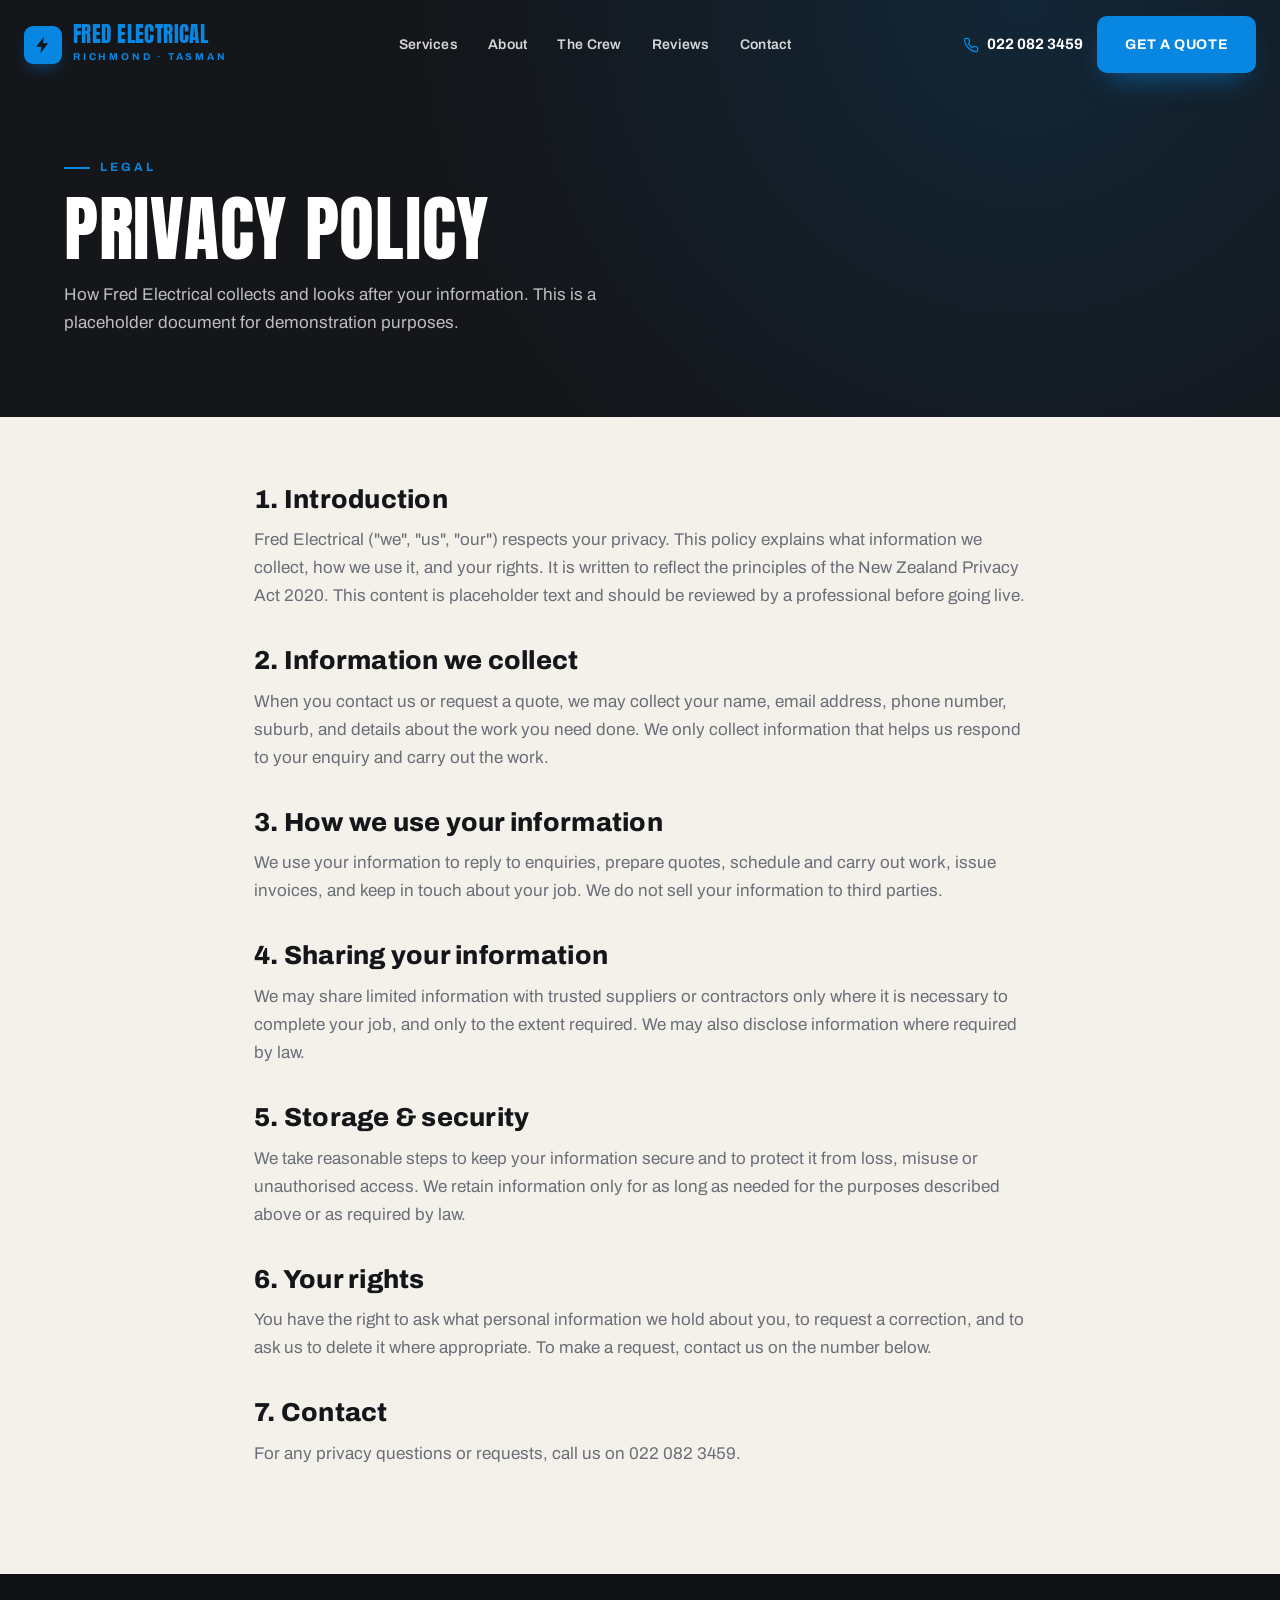
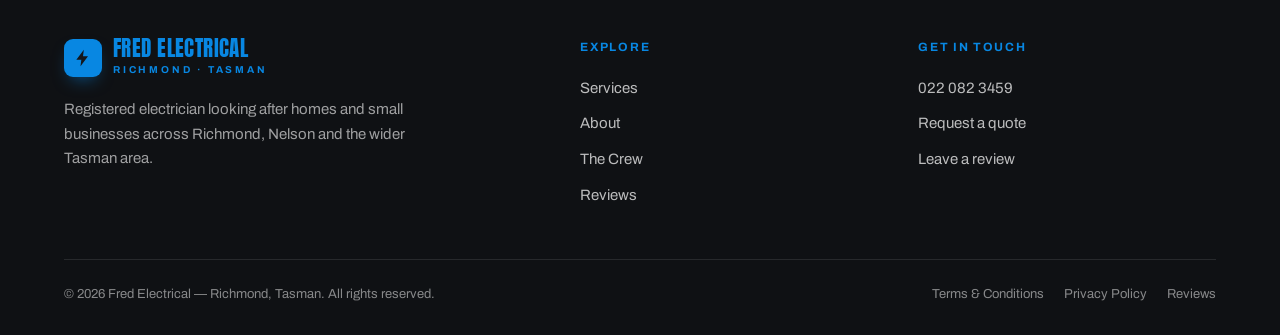
<file: privacy.html>
<!DOCTYPE html>
<html lang="en-NZ">
<head>
<meta charset="UTF-8">
<meta name="viewport" content="width=device-width, initial-scale=1.0">
<title>Privacy Policy | Fred Electrical, Richmond</title>
<meta name="description" content="Privacy policy for Fred Electrical, Richmond.">
<link rel="icon" href="favicon.svg" type="image/svg+xml">
<link rel="preconnect" href="https://fonts.googleapis.com">
<link rel="preconnect" href="https://fonts.gstatic.com" crossorigin>
<link href="https://fonts.googleapis.com/css2?family=Anton&family=Archivo:wght@400;500;600;700;800&display=swap" rel="stylesheet">
<link rel="stylesheet" href="styles.css">
</head>
<body>

<nav class="nav scrolled">
  <a class="brand" href="index.html">
    <span class="bolt"><svg viewBox="0 0 24 24" fill="none"><path d="M13 2 4 14h6l-1 8 9-12h-6l1-8z" fill="#14161A"/></svg></span>
    <span><b>Fred Electrical</b><span>Richmond &middot; Tasman</span></span>
  </a>
  <div class="nav-links">
    <a href="index.html#services">Services</a>
    <a href="index.html#about">About</a>
    <a href="index.html#crew">The Crew</a>
    <a href="index.html#reviews">Reviews</a>
    <a href="index.html#contact">Contact</a>
  </div>
  <div class="nav-cta">
    <a class="nav-phone" href="tel:+64220823459"><svg viewBox="0 0 24 24" fill="none" stroke="currentColor" stroke-width="2"><path d="M22 16.9v3a2 2 0 0 1-2.2 2 19.8 19.8 0 0 1-8.6-3 19.5 19.5 0 0 1-6-6 19.8 19.8 0 0 1-3-8.6A2 2 0 0 1 4.1 2h3a2 2 0 0 1 2 1.7c.1 1 .3 1.9.6 2.8a2 2 0 0 1-.5 2.1L8.1 9.9a16 16 0 0 0 6 6l1.3-1.3a2 2 0 0 1 2.1-.4c.9.3 1.8.5 2.8.6a2 2 0 0 1 1.7 2z"/></svg><span>022 082 3459</span></a>
    <a class="btn btn-primary" href="index.html#contact">Get a Quote</a>
  </div>
  <button class="nav-toggle" aria-label="Menu"><span></span><span></span><span></span></button>
</nav>

<header class="page-hero">
  <div class="wrap">
    <span class="eyebrow">Legal</span>
    <h1>Privacy Policy</h1>
    <p>How Fred Electrical collects and looks after your information. This is a placeholder document for demonstration purposes.</p>
  </div>
</header>

<section class="legal">
  <div class="wrap">
    <h2>1. Introduction</h2>
    <p>Fred Electrical ("we", "us", "our") respects your privacy. This policy explains what information we collect, how we use it, and your rights. It is written to reflect the principles of the New Zealand Privacy Act 2020. This content is placeholder text and should be reviewed by a professional before going live.</p>

    <h2>2. Information we collect</h2>
    <p>When you contact us or request a quote, we may collect your name, email address, phone number, suburb, and details about the work you need done. We only collect information that helps us respond to your enquiry and carry out the work.</p>

    <h2>3. How we use your information</h2>
    <p>We use your information to reply to enquiries, prepare quotes, schedule and carry out work, issue invoices, and keep in touch about your job. We do not sell your information to third parties.</p>

    <h2>4. Sharing your information</h2>
    <p>We may share limited information with trusted suppliers or contractors only where it is necessary to complete your job, and only to the extent required. We may also disclose information where required by law.</p>

    <h2>5. Storage &amp; security</h2>
    <p>We take reasonable steps to keep your information secure and to protect it from loss, misuse or unauthorised access. We retain information only for as long as needed for the purposes described above or as required by law.</p>

    <h2>6. Your rights</h2>
    <p>You have the right to ask what personal information we hold about you, to request a correction, and to ask us to delete it where appropriate. To make a request, contact us on the number below.</p>

    <h2>7. Contact</h2>
    <p>For any privacy questions or requests, call us on 022 082 3459.</p>
  </div>
</section>

<footer>
  <div class="wrap">
    <div class="foot-grid">
      <div class="foot-brand">
        <a class="brand" href="index.html">
          <span class="bolt"><svg viewBox="0 0 24 24" fill="none"><path d="M13 2 4 14h6l-1 8 9-12h-6l1-8z" fill="#14161A"/></svg></span>
          <span><b>Fred Electrical</b><span>Richmond &middot; Tasman</span></span>
        </a>
        <p>Registered electrician looking after homes and small businesses across Richmond, Nelson and the wider Tasman area.</p>
      </div>
      <div class="foot-col">
        <h5>Explore</h5>
        <a href="index.html#services">Services</a>
        <a href="index.html#about">About</a>
        <a href="index.html#crew">The Crew</a>
        <a href="index.html#reviews">Reviews</a>
      </div>
      <div class="foot-col">
        <h5>Get in touch</h5>
        <a href="tel:+64220823459">022 082 3459</a>
        <a href="index.html#contact">Request a quote</a>
        <a href="review.html">Leave a review</a>
      </div>
    </div>
    <div class="foot-bottom">
      <p>&copy; <span id="year">2026</span> Fred Electrical — Richmond, Tasman. All rights reserved.</p>
      <div class="fl">
        <a href="terms.html">Terms &amp; Conditions</a>
        <a href="privacy.html">Privacy Policy</a>
        <a href="review.html">Reviews</a>
      </div>
    </div>
  </div>
</footer>
<script src="app.js"></script>
</body>
</html>
</file>
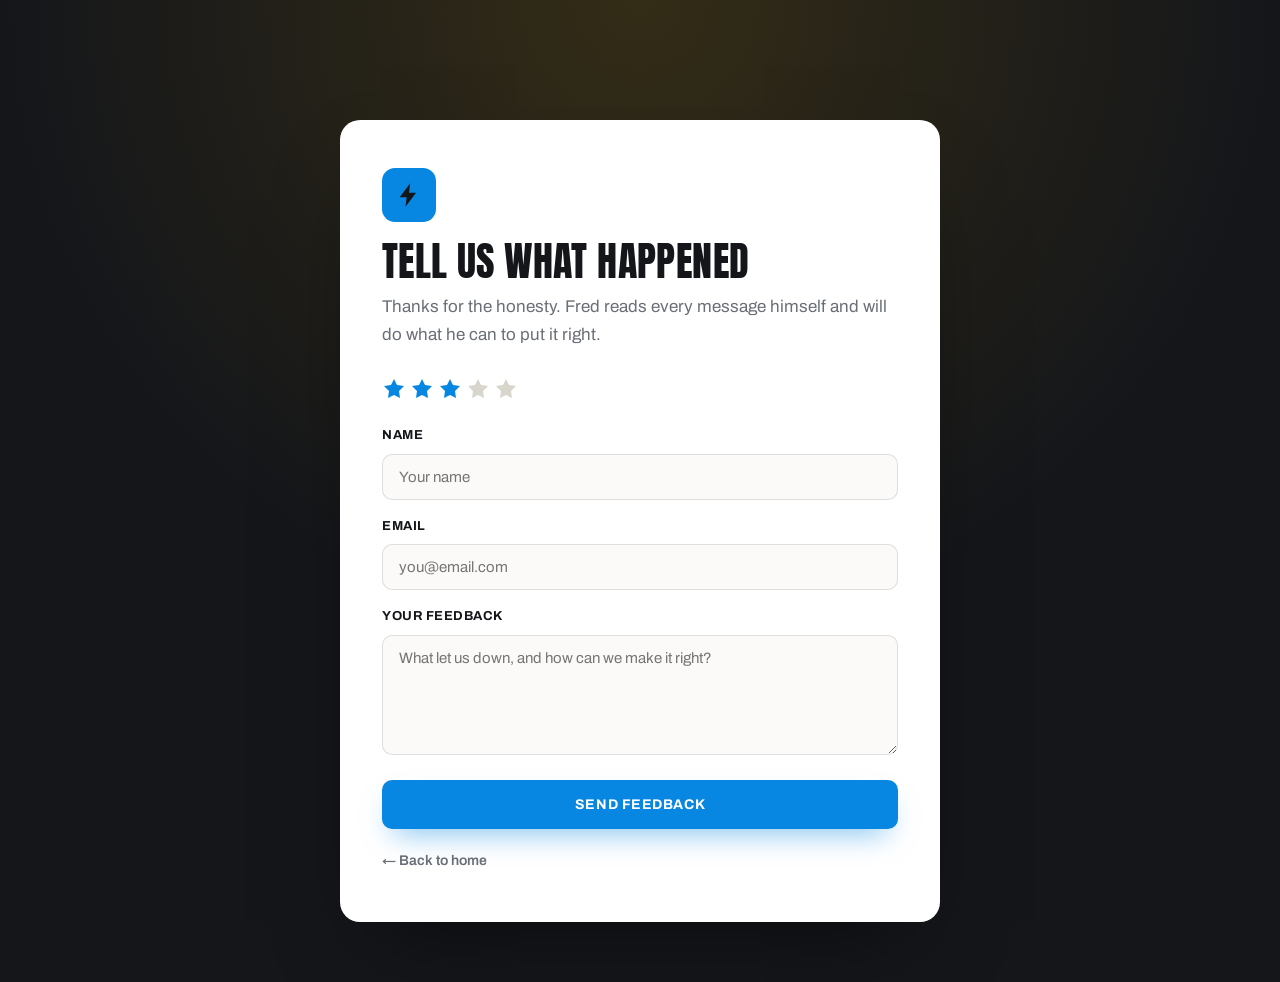
<file: private.html>
<!DOCTYPE html>
<html lang="en-NZ">
<head>
<meta charset="UTF-8">
<meta name="viewport" content="width=device-width, initial-scale=1.0">
<title>Your Feedback | Fred Electrical, Richmond</title>
<meta name="description" content="Share your feedback with Fred Electrical so we can put things right.">
<link rel="icon" href="favicon.svg" type="image/svg+xml">
<link rel="preconnect" href="https://fonts.googleapis.com">
<link rel="preconnect" href="https://fonts.gstatic.com" crossorigin>
<link href="https://fonts.googleapis.com/css2?family=Anton&family=Archivo:wght@400;500;600;700;800&display=swap" rel="stylesheet">
<link rel="stylesheet" href="styles.css">
<style>
  .fb-wrap{min-height:100svh;display:grid;place-items:center;padding:120px 24px 60px;position:relative;background:var(--ink)}
  .fb-wrap::before{content:"";position:absolute;inset:0;background:radial-gradient(circle at 50% 0%,rgba(245,179,1,.14),transparent 55%)}
  .fb-card{position:relative;z-index:1;background:var(--paper);border-radius:20px;max-width:600px;width:100%;padding:48px 42px;box-shadow:0 40px 90px -40px rgba(0,0,0,.6)}
  .fb-card .bolt{width:54px;height:54px;border-radius:13px;background:var(--accent);display:grid;place-items:center;margin-bottom:20px}
  .fb-card .bolt svg{width:28px;height:28px}
  .fb-card h1{font-size:clamp(28px,4.6vw,40px);margin-bottom:12px}
  .fb-card p.lead{color:var(--muted);margin-bottom:28px}
  .rating-show{display:flex;gap:4px;margin-bottom:24px}
  .rating-show svg{width:24px;height:24px;color:#d8d5cd}
  .rating-show svg.on{color:var(--accent)}
  .success{display:none;text-align:center;padding:14px 0}
  .success.show{display:block}
  .success .ok{width:74px;height:74px;border-radius:50%;background:rgba(245,179,1,.15);display:grid;place-items:center;margin:0 auto 22px}
  .success .ok svg{width:38px;height:38px;color:var(--accent)}
  .success h2{font-size:30px;margin-bottom:12px}
  .success p{color:var(--muted);margin-bottom:26px}
  .back-home{display:inline-block;margin-top:8px;color:var(--muted);font-size:14px;font-weight:600}
  .back-home:hover{color:var(--ink)}
</style>
</head>
<body>
<div class="fb-wrap">
  <div class="fb-card">
    <div id="formView">
      <div class="bolt"><svg viewBox="0 0 24 24" fill="none"><path d="M13 2 4 14h6l-1 8 9-12h-6l1-8z" fill="#14161A"/></svg></div>
      <h1>Tell us what happened</h1>
      <p class="lead">Thanks for the honesty. Fred reads every message himself and will do what he can to put it right.</p>
      <div class="rating-show" id="ratingShow" aria-label="Your rating"></div>
      <form id="fbForm" action="https://formsubmit.co/hello@fredelectrical.co.nz" method="POST">
        <input type="hidden" name="_subject" value="Private feedback — Fred Electrical website">
        <input type="hidden" name="_captcha" value="false">
        <input type="hidden" name="_template" value="table">
        <input type="text" name="_honey" style="display:none">
        <input type="hidden" id="ratingField" name="Rating" value="">
        <div class="field">
          <label for="name">Name</label>
          <input id="name" type="text" name="Name" placeholder="Your name" required>
        </div>
        <div class="field">
          <label for="email">Email</label>
          <input id="email" type="email" name="Email" placeholder="you@email.com" required>
        </div>
        <div class="field">
          <label for="feedback">Your feedback</label>
          <textarea id="feedback" name="Feedback" placeholder="What let us down, and how can we make it right?" required></textarea>
        </div>
        <button class="btn btn-primary" type="submit" style="width:100%">Send Feedback</button>
      </form>
      <a class="back-home" href="index.html" style="margin-top:20px">&larr; Back to home</a>
    </div>

    <div class="success" id="successView">
      <div class="ok"><svg viewBox="0 0 24 24" fill="none" stroke="currentColor" stroke-width="2.5"><path d="M5 12l5 5L20 6"/></svg></div>
      <h2>Thanks for letting us know</h2>
      <p>Your feedback has gone straight to Fred. We'll be in touch to make things right.</p>
      <a class="btn btn-dark" href="index.html">Back to Home</a>
    </div>
  </div>
</div>

<script>
  // Pre-fill rating from URL
  var params = new URLSearchParams(window.location.search);
  var rating = parseInt(params.get('rating'), 10);
  if (!rating || rating < 1 || rating > 5) rating = 3;
  document.getElementById('ratingField').value = rating;
  var show = document.getElementById('ratingShow');
  for (var i = 1; i <= 5; i++) {
    var s = document.createElementNS('http://www.w3.org/2000/svg','svg');
    s.setAttribute('viewBox','0 0 24 24'); s.setAttribute('fill','currentColor');
    if (i <= rating) s.setAttribute('class','on');
    s.innerHTML = '<path d="M12 2l3 6 7 1-5 5 1 7-6-3-6 3 1-7-5-5 7-1z"/>';
    show.appendChild(s);
  }

  // AJAX submit -> success state (no reCAPTCHA, no redirect)
  var form = document.getElementById('fbForm');
  form.addEventListener('submit', function (e) {
    e.preventDefault();
    var btn = form.querySelector('button[type=submit]');
    btn.textContent = 'Sending…'; btn.disabled = true;
    fetch(form.action, { method: 'POST', body: new FormData(form), headers: { 'Accept': 'application/json' } })
      .then(function () { done(); })
      .catch(function () { done(); });
  });
  function done() {
    document.getElementById('formView').style.display = 'none';
    document.getElementById('successView').classList.add('show');
  }
</script>
</body>
</html>
</file>
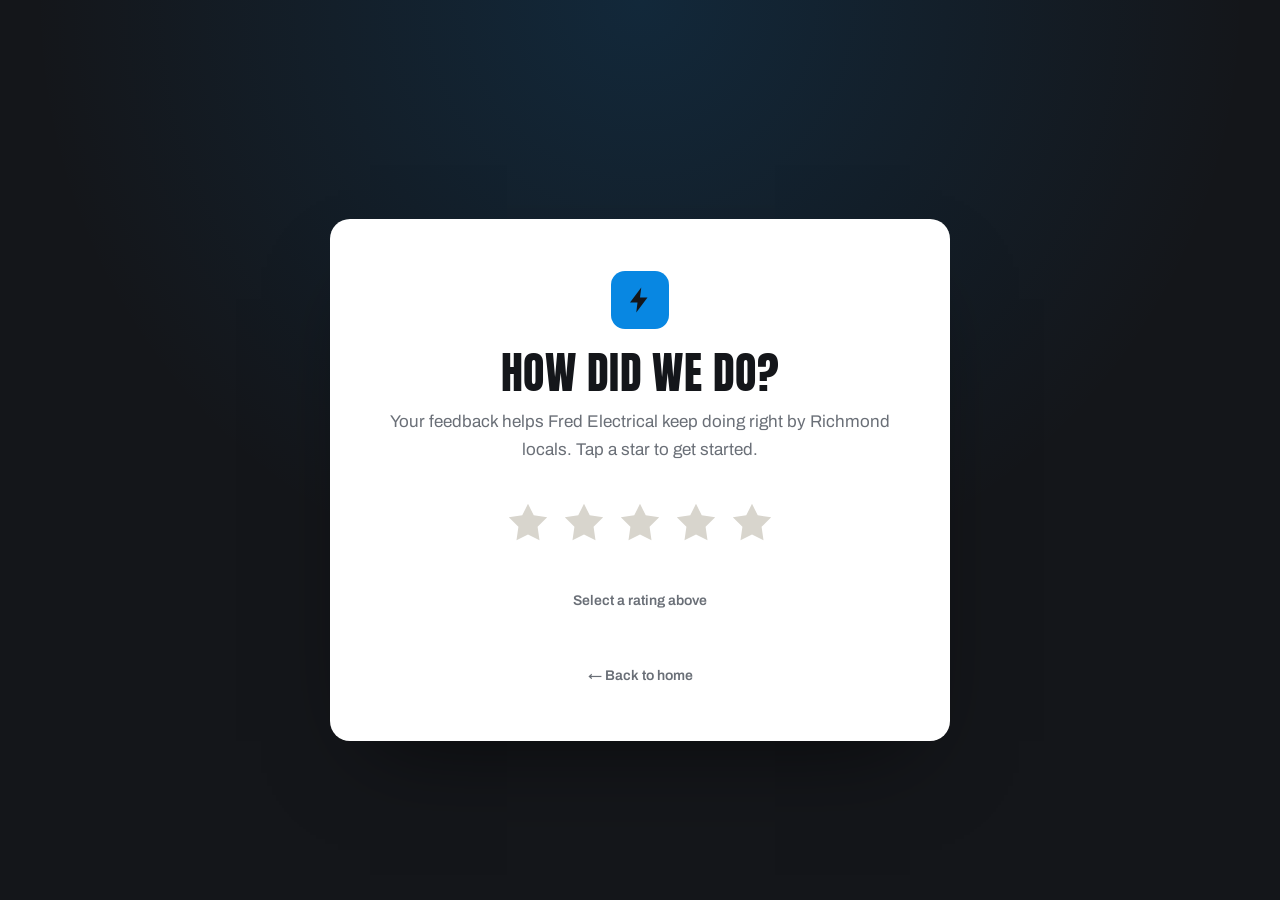
<file: review.html>
<!DOCTYPE html>
<html lang="en-NZ">
<head>
<meta charset="UTF-8">
<meta name="viewport" content="width=device-width, initial-scale=1.0">
<title>Leave a Review | Fred Electrical, Richmond</title>
<meta name="description" content="Leave a review for Fred Electrical — your local registered electrician in Richmond, Tasman.">
<link rel="icon" href="favicon.svg" type="image/svg+xml">
<link rel="preconnect" href="https://fonts.googleapis.com">
<link rel="preconnect" href="https://fonts.gstatic.com" crossorigin>
<link href="https://fonts.googleapis.com/css2?family=Anton&family=Archivo:wght@400;500;600;700;800&display=swap" rel="stylesheet">
<link rel="stylesheet" href="styles.css">
<style>
  .review-wrap{min-height:100svh;display:grid;place-items:center;padding:120px 24px 60px;position:relative;background:var(--ink)}
  .review-wrap::before{content:"";position:absolute;inset:0;background:radial-gradient(circle at 50% 0%,rgba(8,135,226,.16),transparent 55%)}
  .review-card{position:relative;z-index:1;background:var(--paper);border-radius:20px;max-width:620px;width:100%;padding:52px 44px;text-align:center;box-shadow:0 40px 90px -40px rgba(0,0,0,.6)}
  .review-card .bolt{width:58px;height:58px;border-radius:14px;background:var(--accent);display:grid;place-items:center;margin:0 auto 22px}
  .review-card .bolt svg{width:30px;height:30px}
  .review-card h1{font-size:clamp(30px,5vw,44px);margin-bottom:14px}
  .review-card p.lead{color:var(--muted);margin-bottom:36px;font-size:17px}
  .star-rate{display:flex;justify-content:center;gap:10px;margin-bottom:34px;direction:rtl}
  .star-rate input{display:none}
  .star-rate label{cursor:pointer;color:#d8d5cd;transition:transform .15s,color .2s}
  .star-rate label svg{width:46px;height:46px}
  .star-rate label:hover,.star-rate label:hover ~ label,
  .star-rate input:checked ~ label{color:var(--accent)}
  .star-rate label:hover{transform:scale(1.14)}
  .rate-hint{color:var(--muted);font-size:14px;min-height:22px;margin-bottom:26px;font-weight:600}
  .back-home{display:inline-block;margin-top:26px;color:var(--muted);font-size:14px;font-weight:600}
  .back-home:hover{color:var(--ink)}
</style>
</head>
<body>
<div class="review-wrap">
  <div class="review-card">
    <div class="bolt"><svg viewBox="0 0 24 24" fill="none"><path d="M13 2 4 14h6l-1 8 9-12h-6l1-8z" fill="#14161A"/></svg></div>
    <h1>How did we do?</h1>
    <p class="lead">Your feedback helps Fred Electrical keep doing right by Richmond locals. Tap a star to get started.</p>

    <div class="star-rate" id="stars">
      <input type="radio" name="rate" id="s5" value="5"><label for="s5" aria-label="5 stars"><svg viewBox="0 0 24 24" fill="currentColor"><path d="M12 2l3 6 7 1-5 5 1 7-6-3-6 3 1-7-5-5 7-1z"/></svg></label>
      <input type="radio" name="rate" id="s4" value="4"><label for="s4" aria-label="4 stars"><svg viewBox="0 0 24 24" fill="currentColor"><path d="M12 2l3 6 7 1-5 5 1 7-6-3-6 3 1-7-5-5 7-1z"/></svg></label>
      <input type="radio" name="rate" id="s3" value="3"><label for="s3" aria-label="3 stars"><svg viewBox="0 0 24 24" fill="currentColor"><path d="M12 2l3 6 7 1-5 5 1 7-6-3-6 3 1-7-5-5 7-1z"/></svg></label>
      <input type="radio" name="rate" id="s2" value="2"><label for="s2" aria-label="2 stars"><svg viewBox="0 0 24 24" fill="currentColor"><path d="M12 2l3 6 7 1-5 5 1 7-6-3-6 3 1-7-5-5 7-1z"/></svg></label>
      <input type="radio" name="rate" id="s1" value="1"><label for="s1" aria-label="1 star"><svg viewBox="0 0 24 24" fill="currentColor"><path d="M12 2l3 6 7 1-5 5 1 7-6-3-6 3 1-7-5-5 7-1z"/></svg></label>
    </div>
    <div class="rate-hint" id="hint">Select a rating above</div>

    <a class="back-home" href="index.html">&larr; Back to home</a>
  </div>
</div>

<script>
  // 4-5 stars -> Google review; 1-3 stars -> private feedback form
  var GOOGLE_REVIEW_URL = "https://g.page/r/PLACEHOLDER";
  var hint = document.getElementById('hint');
  var hints = {
    5:"Fantastic — thank you! Sending you to Google…",
    4:"Great to hear! Sending you to Google…",
    3:"Thanks — we'd like to hear more.",
    2:"Sorry to hear that — tell us what happened.",
    1:"We want to make this right — tell us more."
  };
  document.querySelectorAll('.star-rate input').forEach(function(inp){
    inp.addEventListener('change', function(){
      var v = parseInt(this.value,10);
      hint.textContent = hints[v] || '';
      setTimeout(function(){
        if (v >= 4){ window.location.href = GOOGLE_REVIEW_URL; }
        else { window.location.href = 'private.html?rating=' + v; }
      }, 650);
    });
  });
</script>
</body>
</html>
</file>
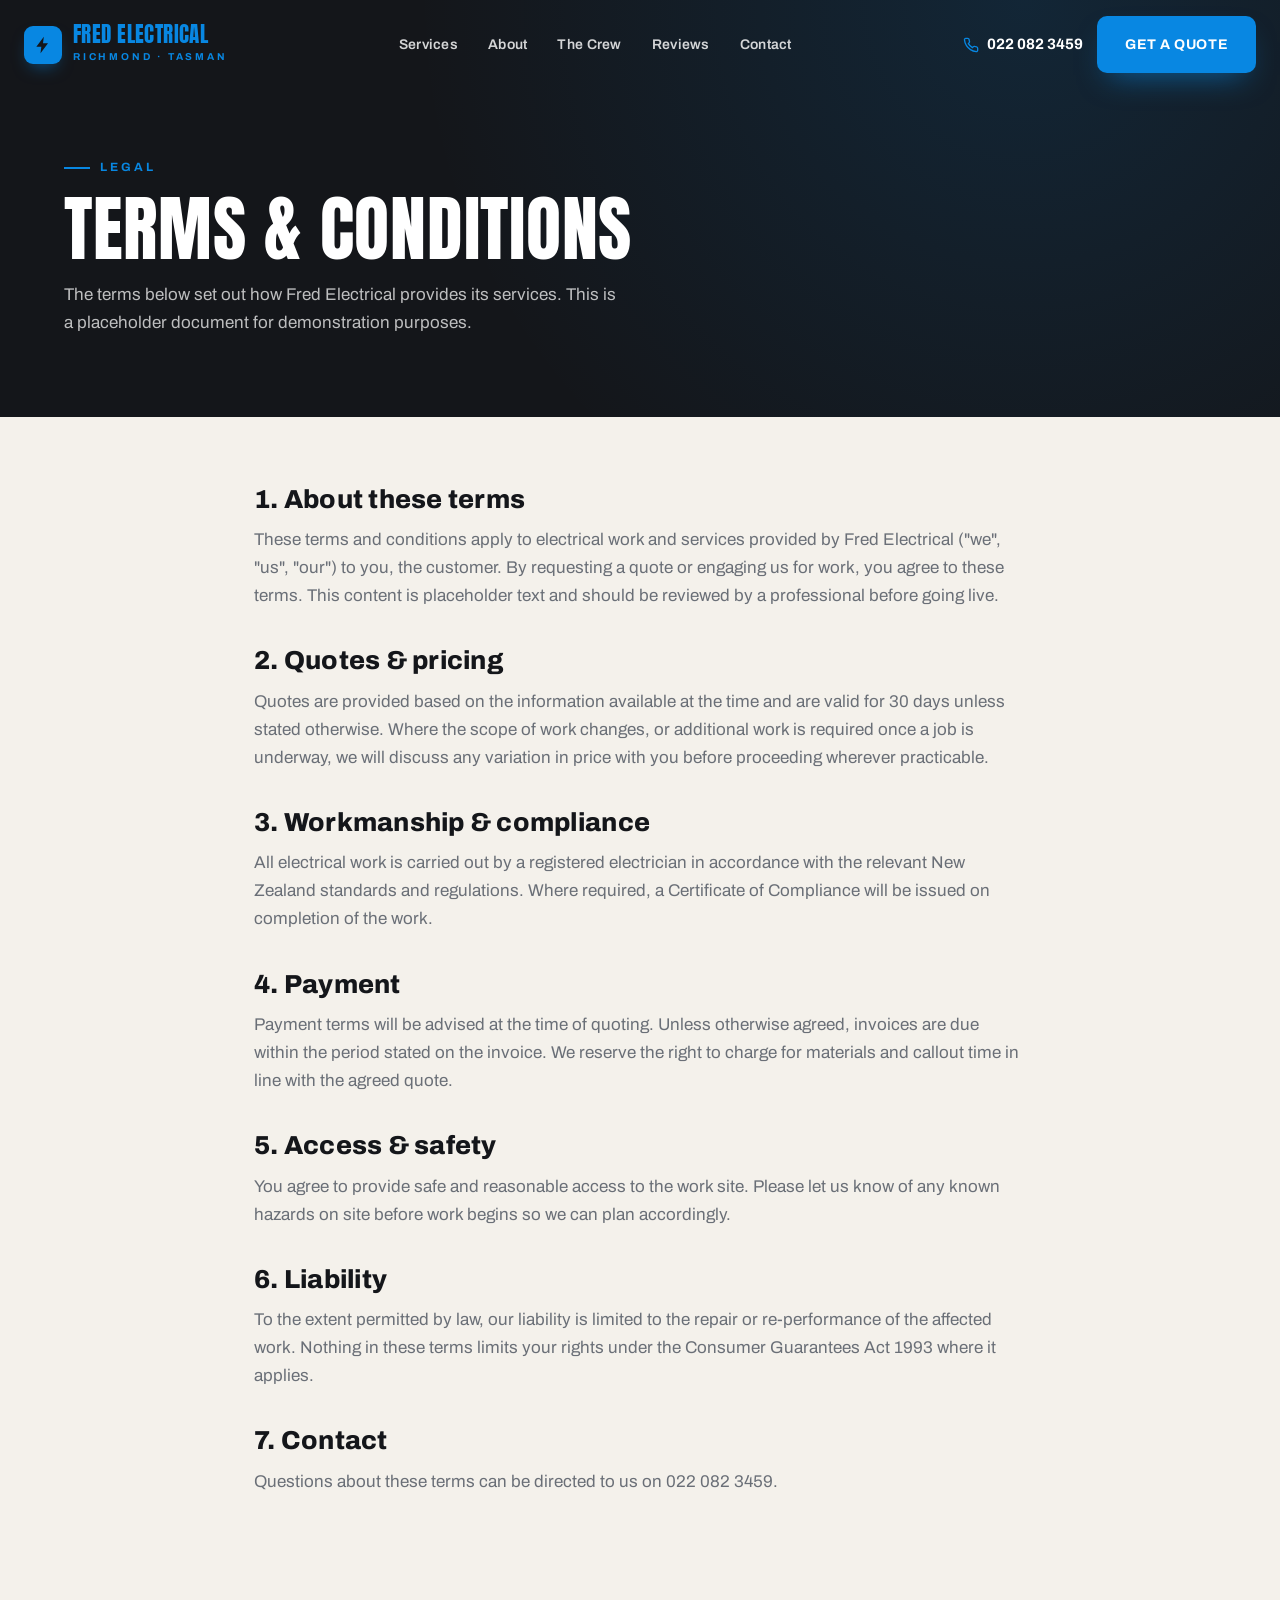
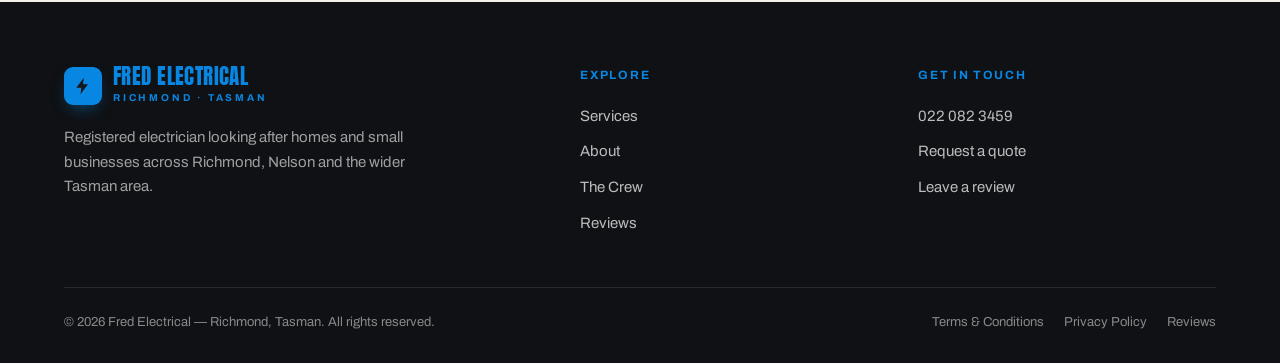
<file: terms.html>
<!DOCTYPE html>
<html lang="en-NZ">
<head>
<meta charset="UTF-8">
<meta name="viewport" content="width=device-width, initial-scale=1.0">
<title>Terms &amp; Conditions | Fred Electrical, Richmond</title>
<meta name="description" content="Terms and conditions for Fred Electrical, Richmond.">
<link rel="icon" href="favicon.svg" type="image/svg+xml">
<link rel="preconnect" href="https://fonts.googleapis.com">
<link rel="preconnect" href="https://fonts.gstatic.com" crossorigin>
<link href="https://fonts.googleapis.com/css2?family=Anton&family=Archivo:wght@400;500;600;700;800&display=swap" rel="stylesheet">
<link rel="stylesheet" href="styles.css">
</head>
<body>

<nav class="nav scrolled">
  <a class="brand" href="index.html">
    <span class="bolt"><svg viewBox="0 0 24 24" fill="none"><path d="M13 2 4 14h6l-1 8 9-12h-6l1-8z" fill="#14161A"/></svg></span>
    <span><b>Fred Electrical</b><span>Richmond &middot; Tasman</span></span>
  </a>
  <div class="nav-links">
    <a href="index.html#services">Services</a>
    <a href="index.html#about">About</a>
    <a href="index.html#crew">The Crew</a>
    <a href="index.html#reviews">Reviews</a>
    <a href="index.html#contact">Contact</a>
  </div>
  <div class="nav-cta">
    <a class="nav-phone" href="tel:+64220823459"><svg viewBox="0 0 24 24" fill="none" stroke="currentColor" stroke-width="2"><path d="M22 16.9v3a2 2 0 0 1-2.2 2 19.8 19.8 0 0 1-8.6-3 19.5 19.5 0 0 1-6-6 19.8 19.8 0 0 1-3-8.6A2 2 0 0 1 4.1 2h3a2 2 0 0 1 2 1.7c.1 1 .3 1.9.6 2.8a2 2 0 0 1-.5 2.1L8.1 9.9a16 16 0 0 0 6 6l1.3-1.3a2 2 0 0 1 2.1-.4c.9.3 1.8.5 2.8.6a2 2 0 0 1 1.7 2z"/></svg><span>022 082 3459</span></a>
    <a class="btn btn-primary" href="index.html#contact">Get a Quote</a>
  </div>
  <button class="nav-toggle" aria-label="Menu"><span></span><span></span><span></span></button>
</nav>

<header class="page-hero">
  <div class="wrap">
    <span class="eyebrow">Legal</span>
    <h1>Terms &amp; Conditions</h1>
    <p>The terms below set out how Fred Electrical provides its services. This is a placeholder document for demonstration purposes.</p>
  </div>
</header>

<section class="legal">
  <div class="wrap">
    <h2>1. About these terms</h2>
    <p>These terms and conditions apply to electrical work and services provided by Fred Electrical ("we", "us", "our") to you, the customer. By requesting a quote or engaging us for work, you agree to these terms. This content is placeholder text and should be reviewed by a professional before going live.</p>

    <h2>2. Quotes &amp; pricing</h2>
    <p>Quotes are provided based on the information available at the time and are valid for 30 days unless stated otherwise. Where the scope of work changes, or additional work is required once a job is underway, we will discuss any variation in price with you before proceeding wherever practicable.</p>

    <h2>3. Workmanship &amp; compliance</h2>
    <p>All electrical work is carried out by a registered electrician in accordance with the relevant New Zealand standards and regulations. Where required, a Certificate of Compliance will be issued on completion of the work.</p>

    <h2>4. Payment</h2>
    <p>Payment terms will be advised at the time of quoting. Unless otherwise agreed, invoices are due within the period stated on the invoice. We reserve the right to charge for materials and callout time in line with the agreed quote.</p>

    <h2>5. Access &amp; safety</h2>
    <p>You agree to provide safe and reasonable access to the work site. Please let us know of any known hazards on site before work begins so we can plan accordingly.</p>

    <h2>6. Liability</h2>
    <p>To the extent permitted by law, our liability is limited to the repair or re-performance of the affected work. Nothing in these terms limits your rights under the Consumer Guarantees Act 1993 where it applies.</p>

    <h2>7. Contact</h2>
    <p>Questions about these terms can be directed to us on 022 082 3459.</p>
  </div>
</section>

<footer>
  <div class="wrap">
    <div class="foot-grid">
      <div class="foot-brand">
        <a class="brand" href="index.html">
          <span class="bolt"><svg viewBox="0 0 24 24" fill="none"><path d="M13 2 4 14h6l-1 8 9-12h-6l1-8z" fill="#14161A"/></svg></span>
          <span><b>Fred Electrical</b><span>Richmond &middot; Tasman</span></span>
        </a>
        <p>Registered electrician looking after homes and small businesses across Richmond, Nelson and the wider Tasman area.</p>
      </div>
      <div class="foot-col">
        <h5>Explore</h5>
        <a href="index.html#services">Services</a>
        <a href="index.html#about">About</a>
        <a href="index.html#crew">The Crew</a>
        <a href="index.html#reviews">Reviews</a>
      </div>
      <div class="foot-col">
        <h5>Get in touch</h5>
        <a href="tel:+64220823459">022 082 3459</a>
        <a href="index.html#contact">Request a quote</a>
        <a href="review.html">Leave a review</a>
      </div>
    </div>
    <div class="foot-bottom">
      <p>&copy; <span id="year">2026</span> Fred Electrical — Richmond, Tasman. All rights reserved.</p>
      <div class="fl">
        <a href="terms.html">Terms &amp; Conditions</a>
        <a href="privacy.html">Privacy Policy</a>
        <a href="review.html">Reviews</a>
      </div>
    </div>
  </div>
</footer>
<script src="app.js"></script>
</body>
</html>
</file>
<file: styles.css>
/* Fred Electrical — Industrial archetype
   Fonts: Anton (display) + Archivo (body)
   Accent: electric blue (logo) on charcoal */

:root{
  --ink:#14161A;
  --ink-2:#1C1F25;
  --ink-3:#23272E;
  --bone:#F4F1EB;
  --paper:#FFFFFF;
  --muted:#6A6F77;
  --muted-light:#A7ABB2;
  --line:rgba(20,22,26,.12);
  --line-light:rgba(255,255,255,.14);
  --accent:#0887E2;
  --accent-2:#2AA5F5;
  --radius:14px;
  --radius-sm:10px;
  --maxw:1200px;
  --ease:cubic-bezier(.22,.61,.36,1);
  --shadow:0 24px 60px -28px rgba(20,22,26,.55);
}

*{box-sizing:border-box;margin:0;padding:0}
html{scroll-behavior:smooth;-webkit-text-size-adjust:100%}
body{
  font-family:'Archivo',system-ui,-apple-system,sans-serif;
  color:var(--ink);
  background:var(--bone);
  line-height:1.65;
  font-size:17px;
  overflow-x:hidden;
  -webkit-font-smoothing:antialiased;
}
img{max-width:100%;display:block;image-orientation:from-image}

/* Consistent site image treatment: desaturate + deepen */
.treated{filter:saturate(.82) contrast(1.06) brightness(.96)}

h1,h2,h3,.display{
  font-family:'Anton',sans-serif;
  font-weight:400;
  text-transform:uppercase;
  line-height:.98;
  letter-spacing:.01em;
}
a{color:inherit;text-decoration:none}
.wrap{max-width:var(--maxw);margin:0 auto;padding:0 24px}
.eyebrow{
  font-family:'Archivo',sans-serif;
  text-transform:uppercase;
  letter-spacing:.24em;
  font-size:12px;
  font-weight:700;
  color:var(--accent);
  display:inline-flex;
  align-items:center;
  gap:10px;
}
.eyebrow::before{content:"";width:26px;height:2px;background:var(--accent);display:inline-block}
.eyebrow.center::after{content:"";width:26px;height:2px;background:var(--accent);display:inline-block}
.eyebrow.dark{color:var(--accent)}

/* Buttons */
.btn{
  display:inline-flex;align-items:center;justify-content:center;gap:9px;
  font-family:'Archivo',sans-serif;font-weight:700;font-size:14px;
  letter-spacing:.04em;text-transform:uppercase;
  padding:15px 26px;border-radius:var(--radius-sm);
  border:2px solid transparent;cursor:pointer;
  transition:transform .25s var(--ease),background .25s var(--ease),box-shadow .25s var(--ease),color .25s var(--ease);
  will-change:transform;
}
.btn-primary{background:var(--accent);color:#fff;box-shadow:0 14px 30px -12px rgba(8,135,226,.6)}
.btn-primary:hover{transform:translateY(-3px);background:var(--accent-2);box-shadow:0 20px 40px -14px rgba(8,135,226,.7)}
.btn-ghost{background:transparent;color:#fff;border-color:rgba(255,255,255,.4)}
.btn-ghost:hover{transform:translateY(-3px);border-color:#fff;background:rgba(255,255,255,.08)}
.btn-dark{background:var(--ink);color:#fff}
.btn-dark:hover{transform:translateY(-3px);background:var(--ink-3)}

/* Nav */
.nav{
  position:fixed;top:0;left:0;right:0;z-index:80;
  display:flex;align-items:center;justify-content:space-between;
  padding:16px 24px;
  transition:background .3s var(--ease),box-shadow .3s var(--ease),padding .3s var(--ease);
}
.nav.scrolled{background:rgba(20,22,26,.92);backdrop-filter:blur(12px);box-shadow:0 1px 0 rgba(255,255,255,.08);padding:11px 24px}
.brand{display:flex;align-items:center;gap:11px;color:#fff}
.brand .bolt{
  width:38px;height:38px;border-radius:9px;background:var(--accent);
  display:grid;place-items:center;flex:0 0 auto;box-shadow:0 8px 18px -8px rgba(8,135,226,.7);
}
.brand .bolt svg{width:20px;height:20px}
.brand b{font-family:'Anton',sans-serif;font-weight:400;font-size:21px;letter-spacing:.02em;text-transform:uppercase;line-height:1}
.brand span{display:block;font-size:10px;letter-spacing:.28em;color:var(--accent);font-weight:700;text-transform:uppercase}
.nav-links{display:flex;align-items:center;gap:30px}
.nav-links a{color:rgba(255,255,255,.82);font-size:14px;font-weight:600;letter-spacing:.02em;transition:color .2s}
.nav-links a:hover{color:var(--accent)}
.nav-cta{display:flex;align-items:center;gap:14px}
.nav-phone{color:#fff;font-weight:700;font-size:15px;display:flex;align-items:center;gap:8px}
.nav-phone svg{width:16px;height:16px;color:var(--accent)}
.nav-toggle{display:none;background:none;border:0;cursor:pointer;padding:8px}
.nav-toggle span{display:block;width:24px;height:2px;background:#fff;margin:5px 0;transition:.3s}

/* Hero */
.hero{position:relative;min-height:100svh;display:flex;align-items:flex-start;background:var(--ink);overflow:hidden}
.hero-slides{position:absolute;inset:0;z-index:0}
.hero-slide{position:absolute;inset:0;opacity:0;transition:opacity 1.6s ease;background-size:cover;background-position:center}
.hero-slide.active{opacity:1}
.hero-scrim{position:absolute;inset:0;z-index:1;
  background:linear-gradient(180deg,rgba(20,22,26,.55) 0%,rgba(20,22,26,.42) 40%,rgba(20,22,26,.9) 100%);
}
.hero-scrim::after{content:"";position:absolute;inset:0;background:linear-gradient(90deg,rgba(20,22,26,.65),transparent 60%)}
.hero-inner{position:relative;z-index:2;width:100%;max-width:var(--maxw);margin:0 auto;padding:124px 24px 56px}
.hero-eyebrow{margin-bottom:22px}
.hero h1{color:#fff;font-size:clamp(42px,7.6vw,92px);max-width:14ch;text-shadow:0 2px 30px rgba(0,0,0,.3)}
.hero h1 .hl{color:var(--accent)}
.hero-sub{color:rgba(255,255,255,.86);font-size:clamp(16px,2vw,20px);max-width:52ch;margin-top:22px}
.hero-cta{display:flex;flex-wrap:wrap;gap:14px;margin-top:34px}
.hero-meta{display:flex;flex-wrap:wrap;gap:26px;margin-top:40px;padding-top:26px;border-top:1px solid rgba(255,255,255,.16)}
.hero-meta div{color:#fff}
.hero-meta b{font-family:'Anton',sans-serif;font-weight:400;font-size:26px;color:var(--accent);display:block;line-height:1}
.hero-meta small{color:rgba(255,255,255,.7);font-size:12.5px;letter-spacing:.06em;text-transform:uppercase}

/* Sections */
section{padding:96px 0;position:relative}
.sec-head{max-width:720px;margin-bottom:52px}
.sec-head.center{margin-left:auto;margin-right:auto;text-align:center}
.sec-head h2{font-size:clamp(32px,5vw,56px);margin-top:18px}
.sec-head p{color:var(--muted);margin-top:16px;font-size:17px}
.bg-bone{background:var(--bone)}
.bg-paper{background:var(--paper)}
.bg-ink{background:var(--ink);color:#fff}
.bg-ink .sec-head h2{color:#fff}
.bg-ink .sec-head p{color:rgba(255,255,255,.72)}

/* Trust strip */
.trust{background:var(--ink-2);color:#fff;padding:0}
.trust-grid{display:grid;grid-template-columns:repeat(3,1fr)}
.trust-item{display:flex;gap:18px;align-items:flex-start;padding:40px 34px;border-right:1px solid rgba(255,255,255,.09)}
.trust-item:last-child{border-right:0}
.trust-item .ic{flex:0 0 auto;width:48px;height:48px;border-radius:11px;background:rgba(8,135,226,.14);display:grid;place-items:center}
.trust-item .ic svg{width:24px;height:24px;color:var(--accent)}
.trust-item h4{font-family:'Archivo',sans-serif;font-weight:700;text-transform:none;font-size:17px;margin-bottom:4px;color:#fff}
.trust-item p{color:rgba(255,255,255,.68);font-size:14.5px;line-height:1.55}

/* Services */
.svc-grid{display:grid;grid-template-columns:repeat(3,1fr);gap:22px}
.svc-card{
  background:var(--paper);border:1px solid var(--line);border-radius:var(--radius);
  padding:34px 30px;position:relative;overflow:hidden;
  transition:transform .35s var(--ease),box-shadow .35s var(--ease),border-color .35s var(--ease);
}
.svc-card::before{content:"";position:absolute;left:0;top:0;height:4px;width:0;background:var(--accent);transition:width .4s var(--ease)}
.svc-card:hover{transform:translateY(-8px);box-shadow:var(--shadow);border-color:transparent}
.svc-card:hover::before{width:100%}
.svc-num{font-family:'Anton',sans-serif;font-size:15px;color:var(--accent);letter-spacing:.1em}
.svc-ic{width:52px;height:52px;border-radius:12px;background:var(--ink);display:grid;place-items:center;margin:18px 0 20px}
.svc-ic svg{width:26px;height:26px;color:var(--accent)}
.svc-card h3{font-size:23px;margin-bottom:11px}
.svc-card p{color:var(--muted);font-size:15px;line-height:1.6}

/* About */
.about-grid{display:grid;grid-template-columns:1fr 1.05fr;gap:64px;align-items:center}
.about-media{position:relative}
.about-media img{width:100%;height:520px;object-fit:cover;border-radius:var(--radius)}
.about-tag{position:absolute;left:-14px;bottom:34px;background:var(--accent);color:var(--ink);
  padding:18px 26px;border-radius:12px;box-shadow:var(--shadow)}
.about-tag b{font-family:'Anton',sans-serif;font-size:30px;display:block;line-height:1}
.about-tag small{font-size:12px;letter-spacing:.12em;text-transform:uppercase;font-weight:700}
.about-corner{position:absolute;top:-1px;right:-1px;width:70px;height:70px;
  border-top:4px solid var(--accent);border-right:4px solid var(--accent);border-radius:0 var(--radius) 0 0}
.about-copy h2{font-size:clamp(30px,4.4vw,50px);margin:16px 0 20px}
.about-copy p{color:var(--muted);margin-bottom:16px}
.checklist{list-style:none;margin-top:26px;display:grid;gap:14px}
.checklist li{display:flex;gap:14px;align-items:flex-start;font-weight:600;color:var(--ink)}
.checklist .tick{flex:0 0 auto;width:26px;height:26px;border-radius:7px;background:var(--accent);display:grid;place-items:center;margin-top:1px}
.checklist .tick svg{width:15px;height:15px;color:var(--ink)}

/* Crew */
.crew-grid{display:grid;grid-template-columns:repeat(3,1fr);gap:22px}
.crew-card{background:var(--ink-2);border:1px solid rgba(255,255,255,.09);border-radius:var(--radius);
  padding:34px 28px;text-align:center;transition:transform .35s var(--ease),border-color .35s var(--ease)}
.crew-card:hover{transform:translateY(-6px);border-color:rgba(8,135,226,.4)}
.avatar{width:88px;height:88px;border-radius:50%;margin:0 auto 20px;display:grid;place-items:center;
  background:var(--ink);border:3px solid var(--accent);
  font-family:'Anton',sans-serif;font-size:30px;color:var(--accent)}
.crew-card h3{color:#fff;font-size:21px;margin-bottom:6px}
.crew-role{color:var(--accent);font-size:12.5px;letter-spacing:.14em;text-transform:uppercase;font-weight:700;margin-bottom:14px}
.crew-card p{color:rgba(255,255,255,.66);font-size:14.5px;line-height:1.6}
.badge{display:inline-flex;align-items:center;gap:7px;background:rgba(8,135,226,.14);color:var(--accent);
  font-size:11px;letter-spacing:.14em;text-transform:uppercase;font-weight:700;padding:7px 14px;border-radius:100px;margin-top:14px}

/* Reviews */
.rev-grid{display:grid;grid-template-columns:repeat(2,1fr);gap:22px}
.rev-card{background:var(--paper);border:1px solid var(--line);border-radius:var(--radius);padding:32px 30px;transition:transform .35s var(--ease),box-shadow .35s var(--ease)}
.rev-card:hover{transform:translateY(-6px);box-shadow:var(--shadow)}
.stars{display:flex;gap:3px;margin-bottom:16px}
.stars svg{width:19px;height:19px;color:var(--accent)}
.rev-card blockquote{font-size:17px;line-height:1.65;color:var(--ink);margin-bottom:20px}
.rev-author{display:flex;align-items:center;gap:13px}
.rev-author .ra{width:44px;height:44px;border-radius:50%;background:var(--ink);color:var(--accent);
  display:grid;place-items:center;font-family:'Anton',sans-serif;font-size:17px}
.rev-author b{display:block;font-size:15px}
.rev-author small{color:var(--muted);font-size:13px}

/* Review funnel banner */
.funnel{background:var(--ink);color:#fff;text-align:center;overflow:hidden;position:relative}
.funnel::before{content:"";position:absolute;inset:0;background:radial-gradient(circle at 50% 120%,rgba(8,135,226,.16),transparent 60%)}
.funnel .wrap{position:relative;z-index:1}
.funnel .stars{justify-content:center;margin-bottom:22px}
.funnel .stars svg{width:30px;height:30px}
.funnel h2{font-size:clamp(30px,5vw,52px);color:#fff;max-width:18ch;margin:0 auto 16px}
.funnel p{color:rgba(255,255,255,.72);max-width:52ch;margin:0 auto 30px}

/* Contact */
.contact-grid{display:grid;grid-template-columns:.9fr 1.1fr;gap:56px}
.contact-info h2{font-size:clamp(30px,4.4vw,50px);margin:16px 0 22px;color:#fff}
.contact-info>p{color:rgba(255,255,255,.72);margin-bottom:32px;max-width:42ch}
.cinfo{display:grid;gap:12px;margin-bottom:14px}
.cinfo a,.cinfo div{display:flex;gap:16px;align-items:center;color:#fff;padding:16px 20px;
  background:var(--ink-2);border:1px solid rgba(255,255,255,.08);border-radius:12px;transition:border-color .25s,transform .25s}
.cinfo a:hover{border-color:var(--accent);transform:translateX(4px)}
.cinfo .ic{width:44px;height:44px;flex:0 0 auto;border-radius:10px;background:rgba(8,135,226,.14);display:grid;place-items:center}
.cinfo .ic svg{width:21px;height:21px;color:var(--accent)}
.cinfo small{display:block;color:var(--muted-light);font-size:12px;letter-spacing:.1em;text-transform:uppercase}
.cinfo b{font-size:16px;font-weight:700}
.form{background:var(--paper);border-radius:var(--radius);padding:36px;box-shadow:var(--shadow)}
.form h3{text-transform:none;font-family:'Archivo';font-weight:800;font-size:22px;margin-bottom:6px}
.form>p{color:var(--muted);font-size:14.5px;margin-bottom:24px}
.field{margin-bottom:16px}
.field label{display:block;font-size:13px;font-weight:700;letter-spacing:.04em;text-transform:uppercase;margin-bottom:7px;color:var(--ink)}
.field input,.field select,.field textarea{
  width:100%;padding:14px 16px;border:1.5px solid var(--line);border-radius:10px;
  font-family:inherit;font-size:15px;color:var(--ink);background:#fbfaf8;transition:border-color .2s,box-shadow .2s}
.field input:focus,.field select:focus,.field textarea:focus{outline:none;border-color:var(--accent);box-shadow:0 0 0 4px rgba(8,135,226,.15)}
.field textarea{resize:vertical;min-height:120px}
.row2{display:grid;grid-template-columns:1fr 1fr;gap:16px}
.form .btn{width:100%;margin-top:8px}

/* Footer */
footer{background:#0F1114;color:#fff;padding:64px 0 30px}
.foot-grid{display:grid;grid-template-columns:1.6fr 1fr 1fr;gap:40px;padding-bottom:40px;border-bottom:1px solid rgba(255,255,255,.1)}
.foot-brand p{color:rgba(255,255,255,.6);font-size:15px;margin-top:18px;max-width:38ch}
.foot-col h5{font-family:'Archivo';text-transform:uppercase;letter-spacing:.14em;font-size:12px;color:var(--accent);margin-bottom:18px}
.foot-col a{display:block;color:rgba(255,255,255,.72);font-size:15px;margin-bottom:11px;transition:color .2s}
.foot-col a:hover{color:var(--accent)}
.foot-bottom{display:flex;justify-content:space-between;align-items:center;flex-wrap:wrap;gap:12px;padding-top:24px}
.foot-bottom p{color:rgba(255,255,255,.5);font-size:13px}
.foot-bottom .fl{display:flex;gap:20px}
.foot-bottom a{color:rgba(255,255,255,.5);font-size:13px}
.foot-bottom a:hover{color:var(--accent)}

/* Intro overlay */
.intro{position:fixed;inset:0;z-index:200;background:var(--ink);display:grid;place-items:center;transition:opacity .7s ease,visibility .7s}
.intro.done{opacity:0;visibility:hidden;pointer-events:none}
.intro-mark{text-align:center;animation:introPulse 1.4s var(--ease)}
.intro-mark .bolt{width:64px;height:64px;border-radius:16px;background:var(--accent);display:grid;place-items:center;margin:0 auto 18px;box-shadow:0 20px 40px -14px rgba(8,135,226,.7)}
.intro-mark .bolt svg{width:34px;height:34px}
.intro-mark b{font-family:'Anton',sans-serif;color:#fff;font-size:30px;text-transform:uppercase;letter-spacing:.03em;display:block}
.intro-mark span{color:var(--accent);font-size:12px;letter-spacing:.3em;text-transform:uppercase;font-weight:700}
.intro-bar{width:0;height:3px;background:var(--accent);margin:22px auto 0;border-radius:2px;animation:introBar 1.1s var(--ease) forwards}
@keyframes introPulse{0%{opacity:0;transform:translateY(14px) scale(.96)}100%{opacity:1;transform:none}}
@keyframes introBar{to{width:150px}}

/* Reveal on scroll */
.reveal{opacity:0;transform:translateY(30px);transition:opacity .8s var(--ease),transform .8s var(--ease)}
.reveal.in{opacity:1;transform:none}
.reveal.d1{transition-delay:.08s}
.reveal.d2{transition-delay:.16s}
.reveal.d3{transition-delay:.24s}
.reveal.d4{transition-delay:.32s}

/* Page hero (sub pages) */
.page-hero{background:var(--ink);color:#fff;padding:150px 0 80px;position:relative;overflow:hidden}
.page-hero::before{content:"";position:absolute;inset:0;background:radial-gradient(circle at 80% 0%,rgba(8,135,226,.14),transparent 55%)}
.page-hero .wrap{position:relative;z-index:1}
.page-hero h1{font-size:clamp(38px,6vw,72px);color:#fff;margin:16px 0}
.page-hero p{color:rgba(255,255,255,.72);max-width:56ch}
.legal{padding:70px 0 90px}
.legal .wrap{max-width:820px}
.legal h2{font-size:26px;margin:38px 0 14px;text-transform:none;font-family:'Archivo';font-weight:800}
.legal h2:first-child{margin-top:0}
.legal p{color:var(--muted);margin-bottom:16px}
.legal ul{color:var(--muted);margin:0 0 16px 22px}
.legal li{margin-bottom:8px}

@media (max-width:900px){
  .nav-links{display:none}
  .nav-links.open{display:flex;position:absolute;top:100%;left:0;right:0;flex-direction:column;
    background:rgba(20,22,26,.97);backdrop-filter:blur(12px);padding:22px 24px;gap:18px;align-items:flex-start}
  .nav-toggle{display:block}
  .nav-phone span{display:none}
  .trust-grid{grid-template-columns:1fr}
  .trust-item{border-right:0;border-bottom:1px solid rgba(255,255,255,.09)}
  .svc-grid{grid-template-columns:1fr 1fr}
  .about-grid{grid-template-columns:1fr;gap:40px}
  .about-media img{height:400px}
  .crew-grid{grid-template-columns:1fr}
  .rev-grid{grid-template-columns:1fr}
  .contact-grid{grid-template-columns:1fr;gap:36px}
  .foot-grid{grid-template-columns:1fr 1fr}
}
@media (max-width:600px){
  body{font-size:16px}
  section{padding:70px 0}
  .svc-grid{grid-template-columns:1fr}
  .row2{grid-template-columns:1fr}
  .foot-grid{grid-template-columns:1fr}
  .hero-inner{padding:100px 24px 40px}
  .nav-cta .btn{display:none}
}
@media (prefers-reduced-motion:reduce){
  *{animation:none!important;transition:none!important;scroll-behavior:auto!important}
  .reveal{opacity:1;transform:none}
  .hero-slide{transition:none}
}

/* ===== Fred logo + new sections (2026 update) ===== */
.brand-logo{height:46px;width:auto;display:block;background:#fff;padding:7px 11px;border-radius:10px;box-shadow:0 6px 18px -10px rgba(0,0,0,.4)}
.nav.scrolled .brand-logo{height:40px}
.foot-brand .brand-logo{height:52px;margin-bottom:16px}
.intro-mark .brand-logo{height:120px;margin:0 auto 20px;padding:14px 18px}
.video-embed{position:relative;aspect-ratio:16/9;border-radius:var(--radius);overflow:hidden;box-shadow:0 30px 60px -30px rgba(0,0,0,.6)}
.video-embed iframe{position:absolute;inset:0;width:100%;height:100%;border:0}
.energy-grid{display:grid;grid-template-columns:1fr 1fr;gap:44px;align-items:center}
.energy-grid .energy-media img{width:100%;border-radius:var(--radius);display:block}
.energy-chips{display:flex;flex-wrap:wrap;gap:10px;margin-top:22px}
.energy-chips span{background:var(--ink-3);color:#fff;border:1px solid rgba(255,255,255,.12);border-radius:40px;padding:8px 15px;font-size:13px;font-weight:600}
.rev-source{display:flex;align-items:center;gap:12px;flex-wrap:wrap;margin-top:14px;font-size:14px;color:var(--muted)}
.rev-source .score{font-family:'Anton',sans-serif;font-size:30px;color:var(--ink);line-height:1}
.rev-source .gstars{color:var(--accent);letter-spacing:1px}
.rev-source a{color:var(--ink);font-weight:700;text-decoration:underline;text-underline-offset:3px}
.rev-meta{font-size:12.5px;color:var(--muted);margin-top:2px}
.cmap{margin-top:18px;border-radius:var(--radius);overflow:hidden;border:1px solid rgba(255,255,255,.14)}
.cmap iframe{width:100%;height:220px;border:0;display:block;filter:grayscale(.3)}
@media(max-width:860px){.energy-grid{grid-template-columns:1fr;gap:26px}}

/* Energy full image + video section + product blurb */
.bg-ink-2{background:var(--ink-2);color:#fff}
.energy-media-full{max-width:1000px;margin:36px auto 0;border-radius:var(--radius);overflow:hidden;box-shadow:0 30px 60px -30px rgba(0,0,0,.6)}
.energy-media-full img{width:100%;height:auto;display:block}
.energy-chips.center{justify-content:center}
.energy-blurb{max-width:760px;margin:26px auto 0;text-align:center;color:rgba(255,255,255,.82);line-height:1.7}
.energy-blurb a{color:var(--accent);font-weight:700;text-decoration:none}
.energy-blurb a:hover{text-decoration:underline}
</file>
